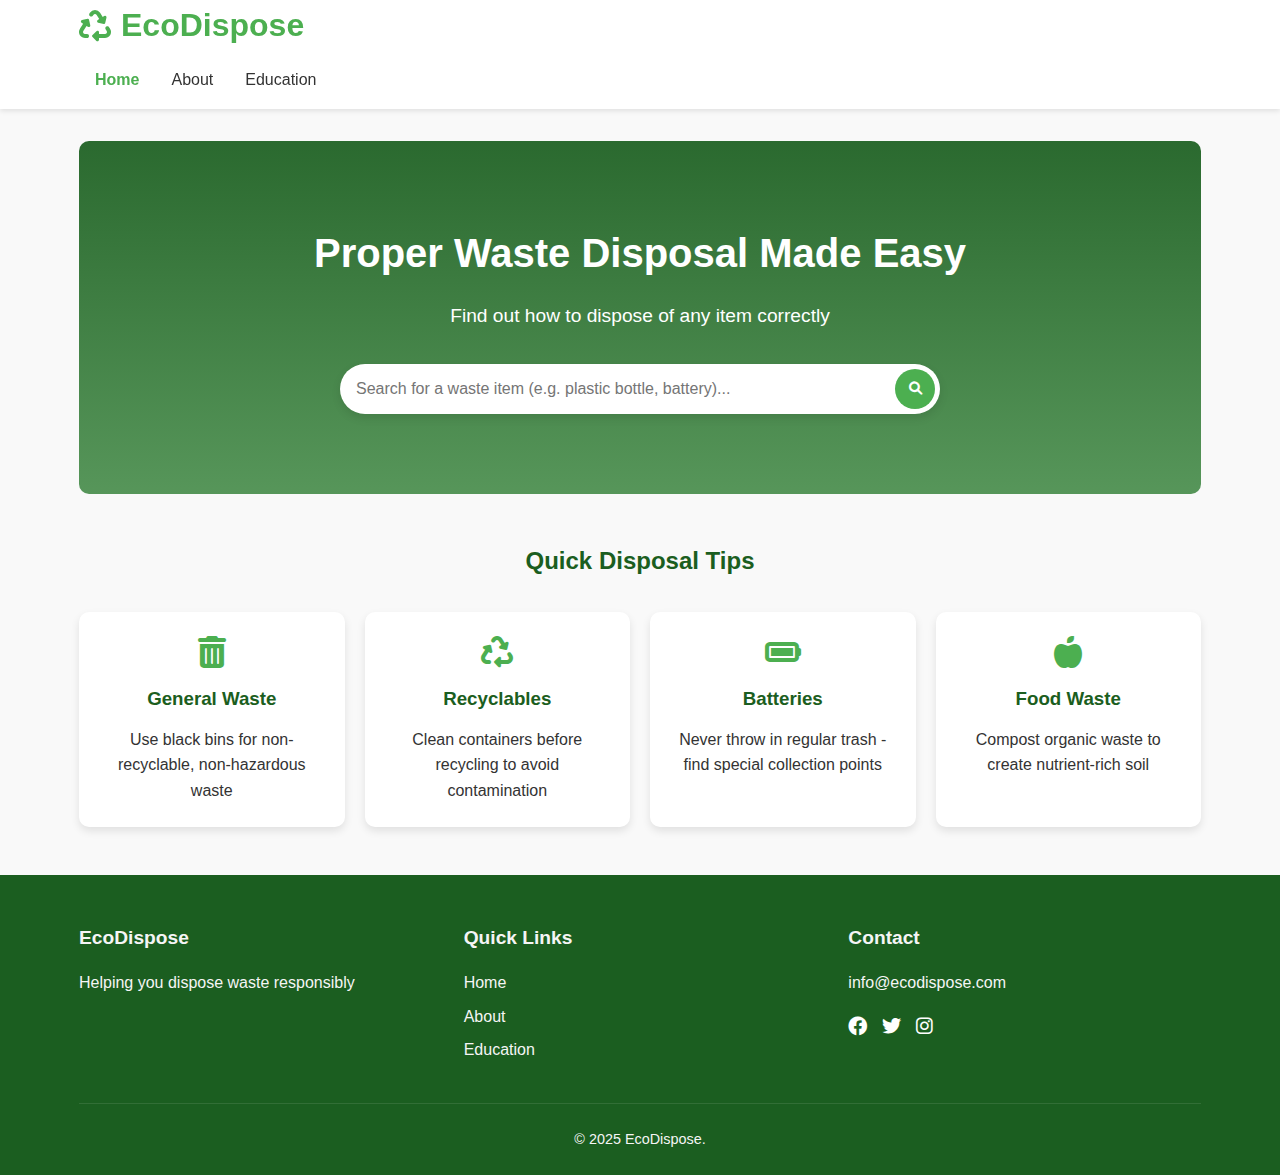
<file: waste-disposal-guide/index.html>
<!DOCTYPE html>
<html lang="en">
<head>
    <meta charset="UTF-8">
    <meta name="viewport" content="width=device-width, initial-scale=1.0">
    <title>EcoDispose - Waste Disposal Guide</title>
    <link rel="stylesheet" href="https://cdnjs.cloudflare.com/ajax/libs/font-awesome/6.0.0-beta3/css/all.min.css">
    <link rel="stylesheet" href="css/style.css">
</head>
<body>
    <header>
        <div class="container">
            <div class="logo">
                <i class="fas fa-recycle"></i>
                <h1>EcoDispose</h1>
            </div>
            <nav>
                <ul>
                    <li><a href="#" class="active">Home</a></li>
                    <li><a href="about.html">About</a></li>
                    <li><a href="education.html">Education</a></li>
                </ul>
            </nav>
            <div class="mobile-menu">
                <i class="fas fa-bars"></i>
            </div>
        </div>
    </header>

    <main class="container">
        <section class="hero">
            <div class="hero-content">
                <h2>Proper Waste Disposal Made Easy</h2>
                <p>Find out how to dispose of any item correctly</p>
            </div>
            <div class="search-container">
                <input type="text" id="search-input" placeholder="Search for a waste item (e.g. plastic bottle, battery)...">
                <button id="search-btn"><i class="fas fa-search"></i></button>
                <div class="suggestions" id="suggestions"></div>
            </div>
        </section>

        <div class="search-results container" id="search-results"></div>

        <section class="quick-tips">
            <h2>Quick Disposal Tips</h2>
            <div class="tips-container">
                <div class="tip-card">
                    <i class="fas fa-trash-alt"></i>
                    <h3>General Waste</h3>
                    <p>Use black bins for non-recyclable, non-hazardous waste</p>
                </div>
                <div class="tip-card">
                    <i class="fas fa-recycle"></i>
                    <h3>Recyclables</h3>
                    <p>Clean containers before recycling to avoid contamination</p>
                </div>
                <div class="tip-card">
                    <i class="fas fa-battery-full"></i>
                    <h3>Batteries</h3>
                    <p>Never throw in regular trash - find special collection points</p>
                </div>
                <div class="tip-card">
                    <i class="fas fa-apple-alt"></i>
                    <h3>Food Waste</h3>
                    <p>Compost organic waste to create nutrient-rich soil</p>
                </div>
            </div>
        </section>
    </main>

    <!-- Waste Item Modal -->
    <div class="modal" id="item-modal">
        <div class="modal-content">
            <span class="close-btn">&times;</span>
            <div class="modal-header">
                <h2 id="modal-title">Item Name</h2>
                <span class="item-category" id="modal-category">Category</span>
            </div>
            <div class="modal-body">
                <div class="modal-info">
                    <div class="info-section">
                        <h3><i class="fas fa-info-circle"></i> Description</h3>
                        <p id="modal-description">Description text</p>
                    </div>
                    <div class="info-section">
                        <h3><i class="fas fa-trash-alt"></i> Disposal Method</h3>
                        <p id="modal-disposal">Disposal method</p>
                        <div class="bin-type">
                            <span>Bin:</span>
                            <div class="bin-color" id="modal-bin-color"></div>
                            <span id="modal-bin-type">Bin type</span>
                        </div>
                        <div class="contact-location">
                            <p><i class="fas fa-phone"></i> <span id="modal-contact">Contact number</span></p>
                            <p><i class="fas fa-map-marker-alt"></i> <span id="modal-location">Location address</span></p>
                        </div>
                    </div>
                    <div class="info-section">
                        <h3><i class="fas fa-lightbulb"></i> Tips</h3>
                        <p id="modal-tips">Tips text</p>
                    </div>
                </div>
            </div>
        </div>
    </div>

    <footer>
        <div class="container">
            <div class="footer-content">
                <div class="footer-section">
                    <h3>EcoDispose</h3>
                    <p>Helping you dispose waste responsibly</p>
                </div>
                <div class="footer-section">
                    <h3>Quick Links</h3>
                    <ul>
                        <li><a href="#">Home</a></li>
                        <li><a href="about.html">About</a></li>
                        <li><a href="education.html">Education</a></li>
                    </ul>
                </div>
                <div class="footer-section">
                    <h3>Contact</h3>
                    <p>info@ecodispose.com</p>
                    <div class="social-icons">
                        <a href="#"><i class="fab fa-facebook"></i></a>
                        <a href="#"><i class="fab fa-twitter"></i></a>
                        <a href="#"><i class="fab fa-instagram"></i></a>
                    </div>
                </div>
            </div>
            <div class="copyright">
                <p>&copy; 2025 EcoDispose.</p>
            </div>
        </div>
    </footer>

    <script src="js/data.js"></script>
    <script src="js/script.js"></script>
</body>
</html>
</file>
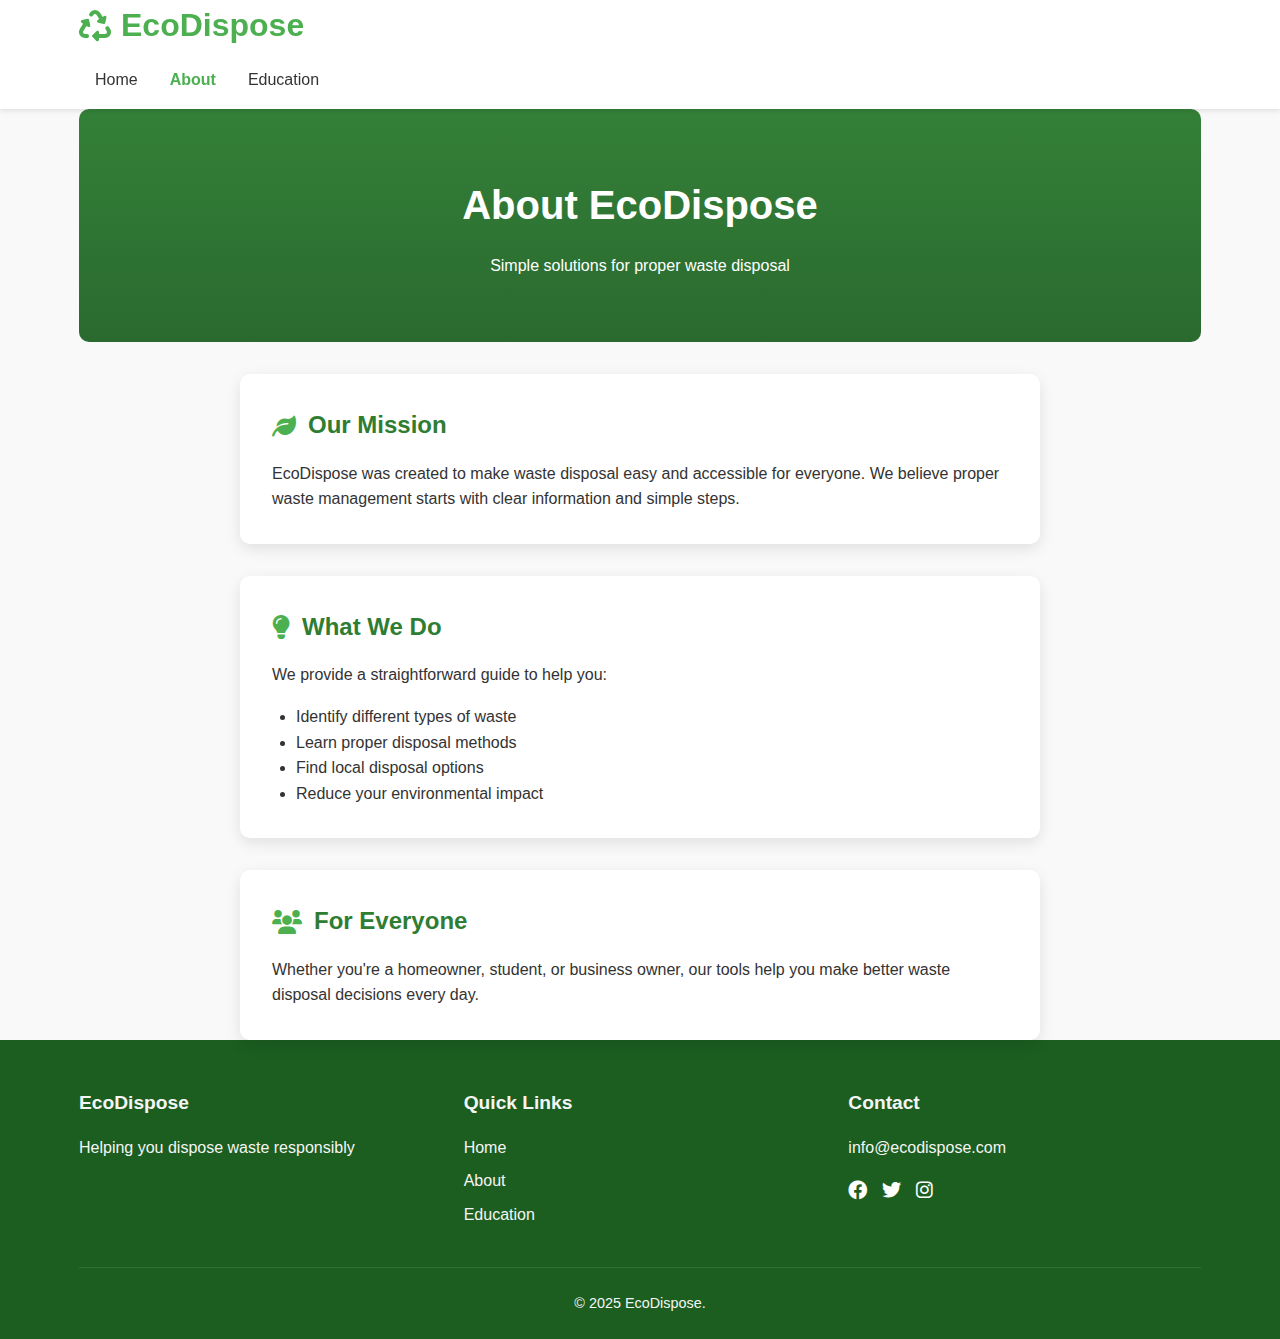
<file: waste-disposal-guide/about.html>
<!DOCTYPE html>
<html lang="en">
<head>
    <meta charset="UTF-8">
    <meta name="viewport" content="width=device-width, initial-scale=1.0">
    <title>About EcoDispose | Waste Disposal Guide</title>
    <link rel="stylesheet" href="https://cdnjs.cloudflare.com/ajax/libs/font-awesome/6.0.0-beta3/css/all.min.css">
    <link rel="stylesheet" href="css/style.css">
    <style>
        /* About Page Specific Styles */
        .about-hero {
            background: linear-gradient(rgba(30, 115, 35, 0.9), rgba(20, 90, 25, 0.9));
            color: white;
            text-align: center;
            padding: 4rem 1rem;
            margin-bottom: 2rem;
            border-radius: 10px;
        }

        .about-hero h1 {
            font-size: 2.5rem;
            margin-bottom: 1rem;
        }

        .about-content {
            display: grid;
            grid-template-columns: 1fr;
            gap: 2rem;
            max-width: 800px;
            margin: 0 auto;
        }

        .about-card {
            background: white;
            border-radius: 10px;
            padding: 2rem;
            box-shadow: 0 5px 15px rgba(0,0,0,0.1);
        }

        .about-card h2 {
            color: #2E7D32;
            margin-bottom: 1rem;
            display: flex;
            align-items: center;
            gap: 12px;
        }

        .about-card h2 i {
            color: #4CAF50;
        }

        @media (max-width: 768px) {
            .about-hero h1 {
                font-size: 2rem;
            }
            
            .about-card {
                padding: 1.5rem;
            }
        }
    </style>
</head>
<body>
    <header>
        <div class="container">
            <div class="logo">
                <i class="fas fa-recycle"></i>
                <h1>EcoDispose</h1>
            </div>
            <nav>
                <ul>
                    <li><a href="index.html">Home</a></li>
                    <li><a href="about.html" class="active">About</a></li>
                    <li><a href="education.html">Education</a></li>
                </ul>
            </nav>
            <div class="mobile-menu">
                <i class="fas fa-bars"></i>
            </div>
        </div>
    </header>

    <main class="container">
        <section class="about-hero">
            <h1>About EcoDispose</h1>
            <p>Simple solutions for proper waste disposal</p>
        </section>

        <div class="about-content">
            <div class="about-card">
                <h2><i class="fas fa-leaf"></i> Our Mission</h2>
                <p>EcoDispose was created to make waste disposal easy and accessible for everyone. We believe proper waste management starts with clear information and simple steps.</p>
            </div>

            <div class="about-card">
                <h2><i class="fas fa-lightbulb"></i> What We Do</h2>
                <p>We provide a straightforward guide to help you:</p>
                <ul style="margin-top: 1rem; padding-left: 1.5rem;">
                    <li>Identify different types of waste</li>
                    <li>Learn proper disposal methods</li>
                    <li>Find local disposal options</li>
                    <li>Reduce your environmental impact</li>
                </ul>
            </div>

            <div class="about-card">
                <h2><i class="fas fa-users"></i> For Everyone</h2>
                <p>Whether you're a homeowner, student, or business owner, our tools help you make better waste disposal decisions every day.</p>
            </div>
        </div>
    </main>

    <footer>
        <div class="container">
            <div class="footer-content">
                <div class="footer-section">
                    <h3>EcoDispose</h3>
                    <p>Helping you dispose waste responsibly</p>
                </div>
                <div class="footer-section">
                    <h3>Quick Links</h3>
                    <ul>
                        <li><a href="index.html">Home</a></li>
                        <li><a href="about.html">About</a></li>
                        <li><a href="education.html">Education</a></li>
                    </ul>
                </div>
                <div class="footer-section">
                    <h3>Contact</h3>
                    <p>info@ecodispose.com</p>
                    <div class="social-icons">
                        <a href="#"><i class="fab fa-facebook"></i></a>
                        <a href="#"><i class="fab fa-twitter"></i></a>
                        <a href="#"><i class="fab fa-instagram"></i></a>
                    </div>
                </div>
            </div>
            <div class="copyright">
                <p>&copy; 2025 EcoDispose.</p>
            </div>
        </div>
    </footer>

    <script src="js/script.js"></script>
</body>
</html>
</file>
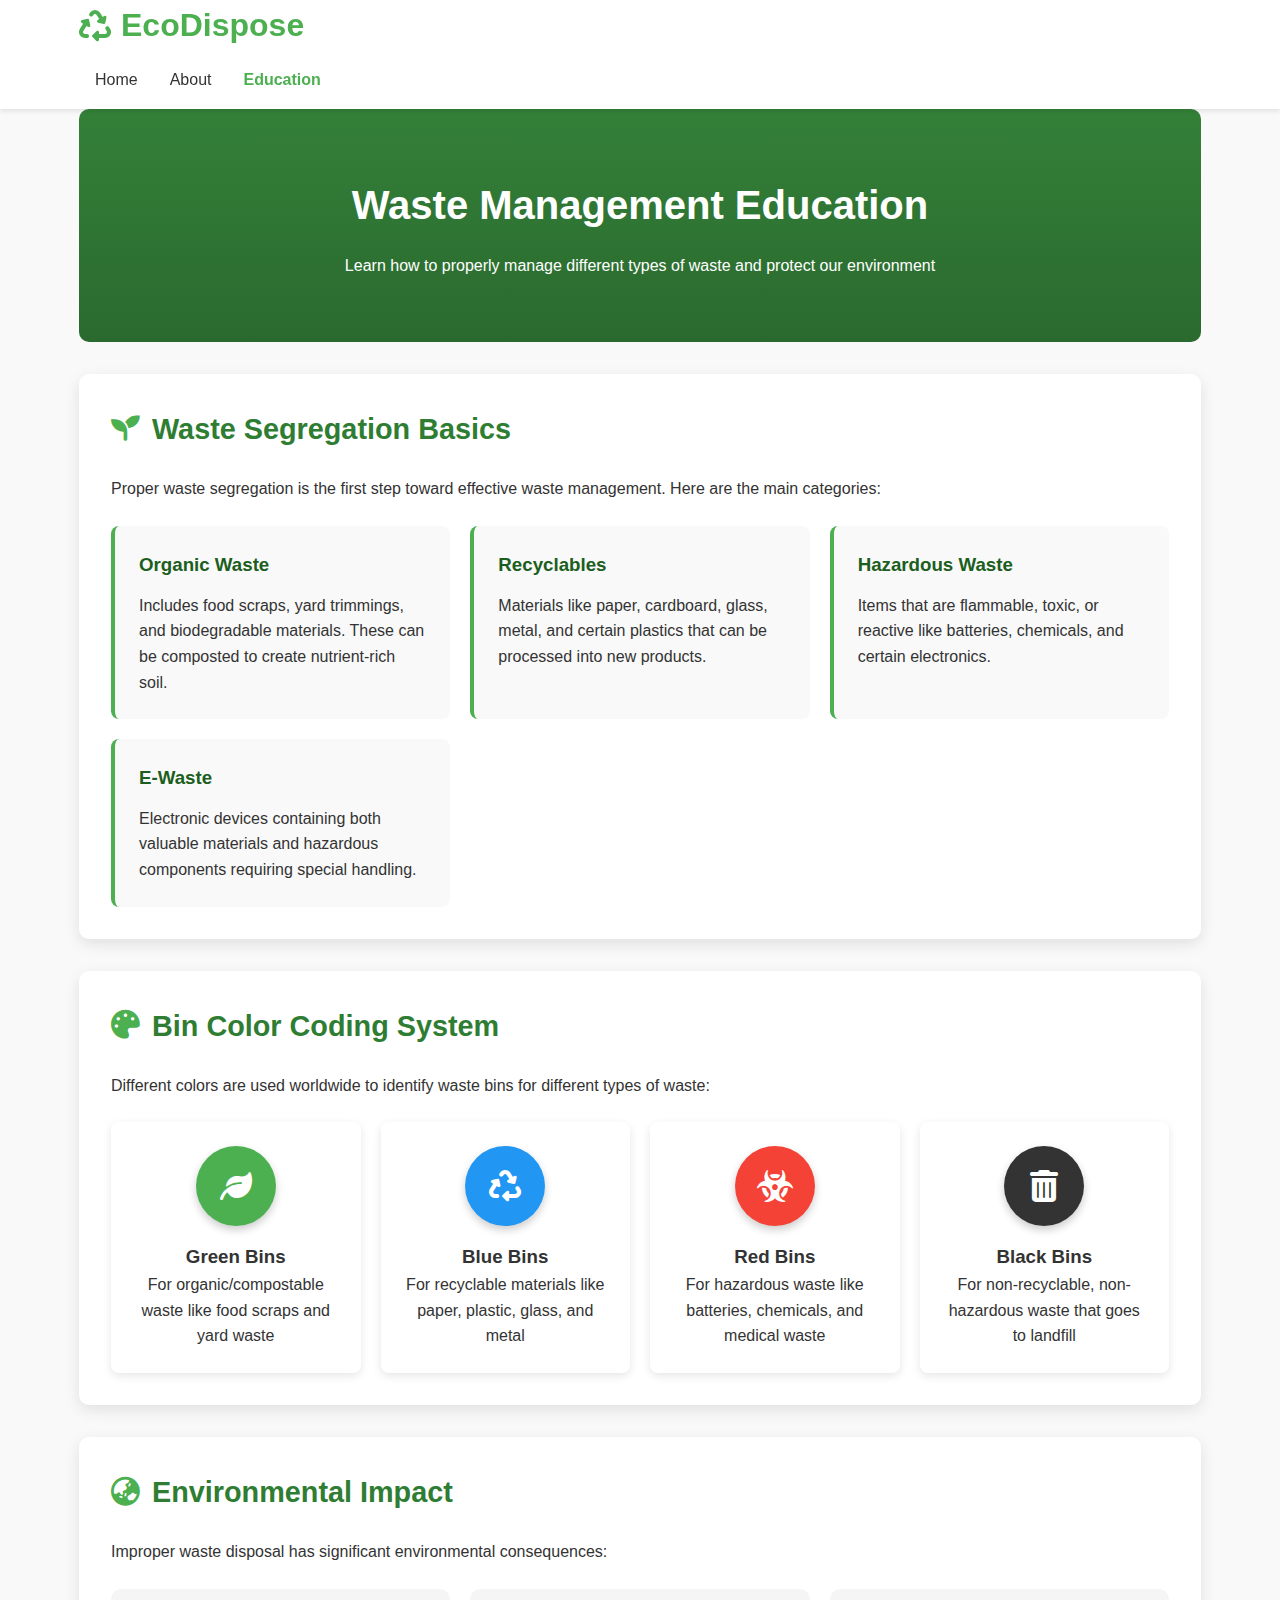
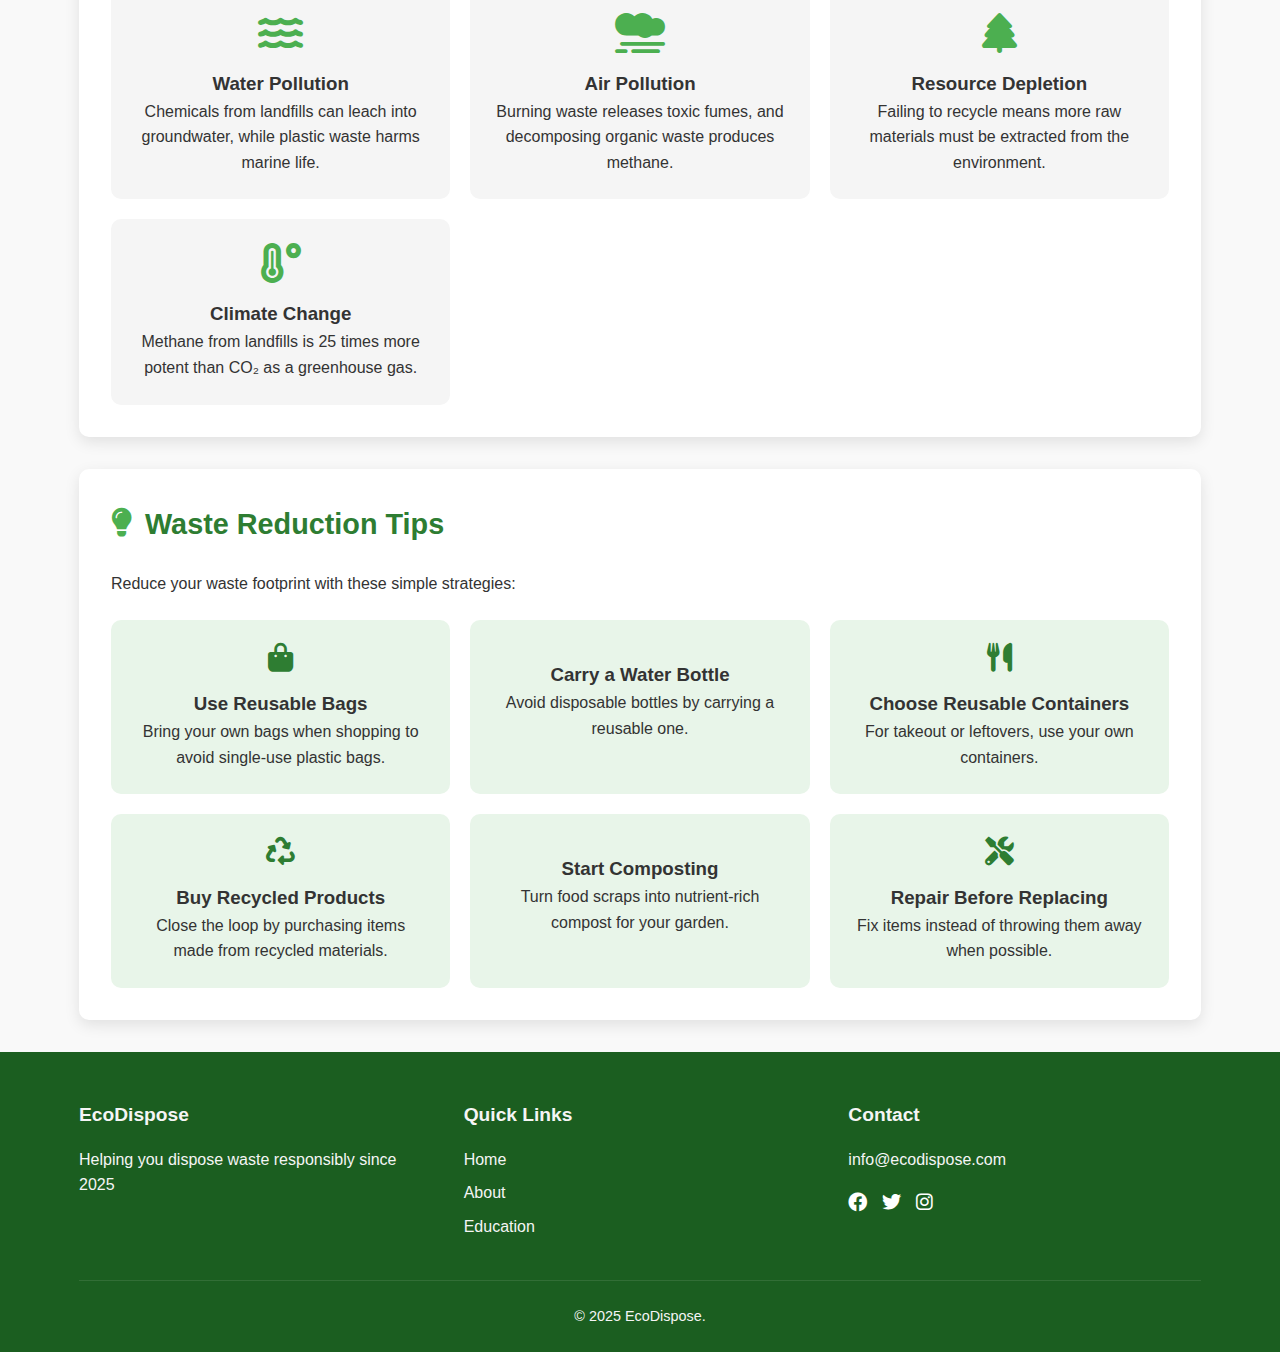
<file: waste-disposal-guide/education.html>
<!DOCTYPE html>
<html lang="en">
<head>
    <meta charset="UTF-8">
    <meta name="viewport" content="width=device-width, initial-scale=1.0">
    <title>Waste Education | EcoDispose</title>
    <link rel="stylesheet" href="https://cdnjs.cloudflare.com/ajax/libs/font-awesome/6.0.0-beta3/css/all.min.css">
    <link rel="stylesheet" href="css/style.css">
    <style>
        /* Education Page Specific Styles */
        .education-hero {
            background: linear-gradient(rgba(30, 115, 35, 0.9), rgba(20, 90, 25, 0.9));
            color: white;
            text-align: center;
            padding: 4rem 1rem;
            margin-bottom: 2rem;
            border-radius: 10px;
        }

        .education-hero h1 {
            font-size: 2.5rem;
            margin-bottom: 1rem;
        }

        .education-card {
            background: white;
            border-radius: 10px;
            padding: 2rem;
            margin-bottom: 2rem;
            box-shadow: 0 5px 15px rgba(0,0,0,0.1);
            transition: transform 0.3s ease;
        }

        .education-card:hover {
            transform: translateY(-5px);
        }

        .education-card h2 {
            color: #2E7D32;
            margin-bottom: 1.5rem;
            display: flex;
            align-items: center;
            gap: 12px;
            font-size: 1.8rem;
        }

        .education-card h2 i {
            color: #4CAF50;
        }

        .info-grid {
            display: grid;
            grid-template-columns: repeat(auto-fit, minmax(250px, 1fr));
            gap: 20px;
            margin-top: 1.5rem;
        }

        .info-item {
            background: #f9f9f9;
            padding: 1.5rem;
            border-radius: 8px;
            border-left: 4px solid #4CAF50;
        }

        .info-item h3 {
            color: #1B5E20;
            margin-bottom: 0.8rem;
        }

        .color-system {
            display: grid;
            grid-template-columns: repeat(auto-fit, minmax(200px, 1fr));
            gap: 20px;
            margin-top: 1.5rem;
        }

        .color-item {
            text-align: center;
            padding: 1.5rem;
            border-radius: 8px;
            background: white;
            box-shadow: 0 3px 10px rgba(0,0,0,0.1);
        }

        .color-sample {
            width: 80px;
            height: 80px;
            border-radius: 50%;
            margin: 0 auto 1rem;
            display: flex;
            align-items: center;
            justify-content: center;
            color: white;
            font-size: 2rem;
            box-shadow: 0 4px 8px rgba(0,0,0,0.2);
        }

        .impact-grid {
            display: grid;
            grid-template-columns: repeat(auto-fit, minmax(250px, 1fr));
            gap: 20px;
            margin-top: 1.5rem;
        }

        .impact-item {
            text-align: center;
            padding: 1.5rem;
            background: #f5f5f5;
            border-radius: 10px;
            transition: all 0.3s ease;
        }

        .impact-item:hover {
            background: #e8f5e9;
            transform: scale(1.03);
        }

        .impact-item i {
            font-size: 2.5rem;
            color: #4CAF50;
            margin-bottom: 1rem;
        }

        .tips-list {
            display: grid;
            grid-template-columns: repeat(auto-fit, minmax(250px, 1fr));
            gap: 20px;
            margin-top: 1.5rem;
        }

        .tip {
            padding: 1.5rem;
            background: #e8f5e9;
            border-radius: 10px;
            display: flex;
            flex-direction: column;
            align-items: center;
            text-align: center;
            transition: all 0.3s ease;
        }

        .tip:hover {
            background: #c8e6c9;
        }

        .tip i {
            font-size: 1.8rem;
            color: #2E7D32;
            margin-bottom: 1rem;
        }

        @media (max-width: 768px) {
            .education-hero h1 {
                font-size: 2rem;
            }
            
            .education-card h2 {
                font-size: 1.5rem;
            }
        }
    </style>
</head>
<body>
    <header>
        <div class="container">
            <div class="logo">
                <i class="fas fa-recycle"></i>
                <h1>EcoDispose</h1>
            </div>
            <nav>
                <ul>
                    <li><a href="index.html">Home</a></li>
                    <li><a href="about.html">About</a></li>
                    <li><a href="education.html" class="active">Education</a></li>
                </ul>
            </nav>
            <div class="mobile-menu">
                <i class="fas fa-bars"></i>
            </div>
        </div>
    </header>

    <main class="container">
        <section class="education-hero">
            <h1>Waste Management Education</h1>
            <p>Learn how to properly manage different types of waste and protect our environment</p>
        </section>

        <article class="education-card">
            <h2><i class="fas fa-seedling"></i> Waste Segregation Basics</h2>
            <p>Proper waste segregation is the first step toward effective waste management. Here are the main categories:</p>
            
            <div class="info-grid">
                <div class="info-item">
                    <h3>Organic Waste</h3>
                    <p>Includes food scraps, yard trimmings, and biodegradable materials. These can be composted to create nutrient-rich soil.</p>
                </div>
                <div class="info-item">
                    <h3>Recyclables</h3>
                    <p>Materials like paper, cardboard, glass, metal, and certain plastics that can be processed into new products.</p>
                </div>
                <div class="info-item">
                    <h3>Hazardous Waste</h3>
                    <p>Items that are flammable, toxic, or reactive like batteries, chemicals, and certain electronics.</p>
                </div>
                <div class="info-item">
                    <h3>E-Waste</h3>
                    <p>Electronic devices containing both valuable materials and hazardous components requiring special handling.</p>
                </div>
            </div>
        </article>

        <article class="education-card">
            <h2><i class="fas fa-palette"></i> Bin Color Coding System</h2>
            <p>Different colors are used worldwide to identify waste bins for different types of waste:</p>
            
            <div class="color-system">
                <div class="color-item">
                    <div class="color-sample" style="background: #4CAF50;">
                        <i class="fas fa-leaf"></i>
                    </div>
                    <h3>Green Bins</h3>
                    <p>For organic/compostable waste like food scraps and yard waste</p>
                </div>
                <div class="color-item">
                    <div class="color-sample" style="background: #2196F3;">
                        <i class="fas fa-recycle"></i>
                    </div>
                    <h3>Blue Bins</h3>
                    <p>For recyclable materials like paper, plastic, glass, and metal</p>
                </div>
                <div class="color-item">
                    <div class="color-sample" style="background: #F44336;">
                        <i class="fas fa-biohazard"></i>
                    </div>
                    <h3>Red Bins</h3>
                    <p>For hazardous waste like batteries, chemicals, and medical waste</p>
                </div>
                <div class="color-item">
                    <div class="color-sample" style="background: #333;">
                        <i class="fas fa-trash-alt"></i>
                    </div>
                    <h3>Black Bins</h3>
                    <p>For non-recyclable, non-hazardous waste that goes to landfill</p>
                </div>
            </div>
        </article>

        <article class="education-card">
            <h2><i class="fas fa-globe-asia"></i> Environmental Impact</h2>
            <p>Improper waste disposal has significant environmental consequences:</p>
            
            <div class="impact-grid">
                <div class="impact-item">
                    <i class="fas fa-water"></i>
                    <h3>Water Pollution</h3>
                    <p>Chemicals from landfills can leach into groundwater, while plastic waste harms marine life.</p>
                </div>
                <div class="impact-item">
                    <i class="fas fa-smog"></i>
                    <h3>Air Pollution</h3>
                    <p>Burning waste releases toxic fumes, and decomposing organic waste produces methane.</p>
                </div>
                <div class="impact-item">
                    <i class="fas fa-tree"></i>
                    <h3>Resource Depletion</h3>
                    <p>Failing to recycle means more raw materials must be extracted from the environment.</p>
                </div>
                <div class="impact-item">
                    <i class="fas fa-temperature-high"></i>
                    <h3>Climate Change</h3>
                    <p>Methane from landfills is 25 times more potent than CO₂ as a greenhouse gas.</p>
                </div>
            </div>
        </article>

        <article class="education-card">
            <h2><i class="fas fa-lightbulb"></i> Waste Reduction Tips</h2>
            <p>Reduce your waste footprint with these simple strategies:</p>
            
            <div class="tips-list">
                <div class="tip">
                    <i class="fas fa-shopping-bag"></i>
                    <h3>Use Reusable Bags</h3>
                    <p>Bring your own bags when shopping to avoid single-use plastic bags.</p>
                </div>
                <div class="tip">
                    <i class="fas fa-bottle-water"></i>
                    <h3>Carry a Water Bottle</h3>
                    <p>Avoid disposable bottles by carrying a reusable one.</p>
                </div>
                <div class="tip">
                    <i class="fas fa-utensils"></i>
                    <h3>Choose Reusable Containers</h3>
                    <p>For takeout or leftovers, use your own containers.</p>
                </div>
                <div class="tip">
                    <i class="fas fa-recycle"></i>
                    <h3>Buy Recycled Products</h3>
                    <p>Close the loop by purchasing items made from recycled materials.</p>
                </div>
                <div class="tip">
                    <i class="fas fa-compost"></i>
                    <h3>Start Composting</h3>
                    <p>Turn food scraps into nutrient-rich compost for your garden.</p>
                </div>
                <div class="tip">
                    <i class="fas fa-tools"></i>
                    <h3>Repair Before Replacing</h3>
                    <p>Fix items instead of throwing them away when possible.</p>
                </div>
            </div>
        </article>
    </main>

    <footer>
        <div class="container">
            <div class="footer-content">
                <div class="footer-section">
                    <h3>EcoDispose</h3>
                    <p>Helping you dispose waste responsibly since 2025</p>
                </div>
                <div class="footer-section">
                    <h3>Quick Links</h3>
                    <ul>
                        <li><a href="index.html">Home</a></li>
                        <li><a href="about.html">About</a></li>
                        <li><a href="education.html">Education</a></li>
                    </ul>
                </div>
                <div class="footer-section">
                    <h3>Contact</h3>
                    <p>info@ecodispose.com</p>
                    <div class="social-icons">
                        <a href="#"><i class="fab fa-facebook"></i></a>
                        <a href="#"><i class="fab fa-twitter"></i></a>
                        <a href="#"><i class="fab fa-instagram"></i></a>
                    </div>
                </div>
            </div>
            <div class="copyright">
                <p>&copy; 2025 EcoDispose.</p>
            </div>
        </div>
    </footer>

    <script src="js/script.js"></script>
</body>
</html>
</file>
<file: waste-disposal-guide/css/style.css>
/* Global Styles */
:root {
    --primary-color: #4CAF50;
    --secondary-color: #2E7D32;
    --accent-color: #8BC34A;
    --dark-color: #1B5E20;
    --light-color: #C8E6C9;
    --danger-color: #F44336;
    --warning-color: #FFC107;
    --info-color: #2196F3;
    --text-color: #333;
    --light-text: #f5f5f5;
    --bg-color: #f9f9f9;
    --card-shadow: 0 4px 8px rgba(0,0,0,0.1);
}

* {
    margin: 0;
    padding: 0;
    box-sizing: border-box;
}

body {
    font-family: 'Segoe UI', Tahoma, Geneva, Verdana, sans-serif;
    line-height: 1.6;
    color: var(--text-color);
    background-color: var(--bg-color);
}

.container {
    width: 90%;
    max-width: 1200px;
    margin: 0 auto;
    padding: 0 15px;
}

/* Header Styles */
header {
    background-color: white;
    box-shadow: 0 2px 5px rgba(0,0,0,0.1);
    position: sticky;
    top: 0;
    z-index: 100;
}

.logo {
    display: flex;
    align-items: center;
    gap: 10px;
    color: var(--primary-color);
}

.logo i {
    font-size: 2rem;
}

nav ul {
    display: flex;
    list-style: none;
}

nav a {
    text-decoration: none;
    color: var(--text-color);
    padding: 1rem;
    display: block;
    transition: all 0.3s ease;
}

nav a:hover, nav a.active {
    color: var(--primary-color);
    font-weight: 600;
}

.mobile-menu {
    display: none;
    font-size: 1.5rem;
    cursor: pointer;
}

/* Hero Section */
.hero {
    background: linear-gradient(rgba(20, 90, 25, 0.9), rgba(46, 125, 50, 0.8));
    color: white;
    text-align: center;
    padding: 5rem 1rem;
    border-radius: 10px;
    margin: 2rem 0;
}

.hero h2 {
    font-size: 2.5rem;
    margin-bottom: 1rem;
}

.hero p {
    font-size: 1.2rem;
    margin-bottom: 2rem;
}

.search-container {
    position: relative;
    max-width: 600px;
    margin: 0 auto;
}

#search-input {
    width: 100%;
    padding: 1rem;
    border: none;
    border-radius: 50px;
    font-size: 1rem;
    box-shadow: 0 4px 10px rgba(0,0,0,0.1);
}

#search-btn {
    position: absolute;
    right: 5px;
    top: 5px;
    background: var(--primary-color);
    color: white;
    border: none;
    border-radius: 50%;
    width: 40px;
    height: 40px;
    cursor: pointer;
    transition: all 0.3s ease;
}

#search-btn:hover {
    background: var(--dark-color);
}

.suggestions {
    position: absolute;
    width: 100%;
    background: white;
    border-radius: 0 0 10px 10px;
    max-height: 300px;
    overflow-y: auto;
    display: none;
    z-index: 10;
    box-shadow: 0 4px 10px rgba(0,0,0,0.1);
}

.suggestions.show {
    display: block;
}

.suggestion-item {
    padding: 0.8rem 1rem;
    cursor: pointer;
    transition: all 0.2s ease;
}

.suggestion-item:hover {
    background: var(--light-color);
}

/* Search Results */
.search-results {
    margin: 2rem 0;
    display: none;
}

.search-results h2 {
    margin-bottom: 1rem;
    color: var(--dark-color);
}

.no-results {
    text-align: center;
    padding: 2rem;
    background: white;
    border-radius: 10px;
    box-shadow: var(--card-shadow);
}

.no-results i {
    font-size: 3rem;
    color: #ccc;
    margin-bottom: 1rem;
}

.waste-items {
    display: grid;
    grid-template-columns: repeat(auto-fill, minmax(250px, 1fr));
    gap: 20px;
    margin-top: 1.5rem;
}

.waste-card {
    background: white;
    border-radius: 10px;
    padding: 1.5rem;
    box-shadow: var(--card-shadow);
    transition: transform 0.3s ease;
}

.waste-card:hover {
    transform: translateY(-5px);
}

.waste-info {
    display: flex;
    flex-direction: column;
    gap: 0.8rem;
}

.waste-category {
    display: inline-block;
    padding: 0.3rem 0.8rem;
    border-radius: 50px;
    font-size: 0.8rem;
    font-weight: 600;
}

.category-organic {
    background: #C8E6C9;
    color: #2E7D32;
}

.category-recyclable {
    background: #BBDEFB;
    color: #0D47A1;
}

.category-hazardous {
    background: #FFCDD2;
    color: #B71C1C;
}

.category-e-waste {
    background: #E1BEE7;
    color: #4A148C;
}

.category-other {
    background: #CFD8DC;
    color: #263238;
}

.waste-info h3 {
    color: var(--dark-color);
}

.bin-type {
    display: flex;
    align-items: center;
    gap: 8px;
    font-size: 0.9rem;
}

.bin-color {
    width: 20px;
    height: 20px;
    border-radius: 50%;
    border: 1px solid #ddd;
}

.color-blue {
    background: #2196F3;
}

.color-green {
    background: #4CAF50;
}

.color-red {
    background: #F44336;
}

.color-black {
    background: #333;
}

.color-brown {
    background: #795548;
}

.details-btn {
    background: var(--primary-color);
    color: white;
    border: none;
    padding: 0.5rem 1rem;
    border-radius: 5px;
    cursor: pointer;
    transition: all 0.3s ease;
    align-self: flex-start;
    margin-top: 0.5rem;
}

.details-btn:hover {
    background: var(--dark-color);
}

/* Quick Tips Section */
.quick-tips {
    margin: 3rem 0;
}

.quick-tips h2 {
    text-align: center;
    margin-bottom: 2rem;
    color: var(--dark-color);
}

.tips-container {
    display: grid;
    grid-template-columns: repeat(auto-fill, minmax(250px, 1fr));
    gap: 20px;
}

.tip-card {
    background: white;
    padding: 1.5rem;
    border-radius: 10px;
    box-shadow: var(--card-shadow);
    text-align: center;
    transition: transform 0.3s ease;
}

.tip-card:hover {
    transform: translateY(-5px);
}

.tip-card i {
    font-size: 2rem;
    color: var(--primary-color);
    margin-bottom: 1rem;
}

.tip-card h3 {
    margin-bottom: 0.8rem;
    color: var(--dark-color);
}

/* Modal Styles */
.modal {
    display: none;
    position: fixed;
    z-index: 1000;
    left: 0;
    top: 0;
    width: 100%;
    height: 100%;
    overflow: auto;
    background-color: rgba(0,0,0,0.8);
}

.modal-content {
    background-color: white;
    margin: 5% auto;
    padding: 2rem;
    border-radius: 10px;
    width: 90%;
    max-width: 800px;
    max-height: 80vh;
    overflow-y: auto;
    box-shadow: 0 5px 15px rgba(0,0,0,0.3);
    position: relative;
}

.close-btn {
    position: absolute;
    right: 1.5rem;
    top: 1.5rem;
    font-size: 1.8rem;
    color: #aaa;
    cursor: pointer;
    transition: all 0.3s;
}

.close-btn:hover {
    color: var(--dark-color);
}

.modal-header {
    margin-bottom: 1.5rem;
    padding-bottom: 1rem;
    border-bottom: 1px solid #eee;
}

.modal-header h2 {
    color: var(--dark-color);
    display: inline-block;
    margin-right: 1rem;
}

.item-category {
    padding: 0.3rem 0.8rem;
    border-radius: 50px;
    font-size: 0.9rem;
    font-weight: 600;
}

.modal-body {
    display: flex;
    flex-direction: column;
    gap: 1.5rem;
}

.modal-info {
    display: flex;
    flex-direction: column;
    gap: 1.5rem;
}

.info-section h3 {
    color: var(--dark-color);
    margin-bottom: 0.5rem;
    display: flex;
    align-items: center;
    gap: 8px;
}

.info-section h3 i {
    color: var(--primary-color);
}

.contact-location {
    margin-top: 1rem;
    background: #f5f5f5;
    padding: 1rem;
    border-radius: 8px;
}

.contact-location p {
    display: flex;
    align-items: center;
    gap: 8px;
    margin-bottom: 0.5rem;
}

.contact-location i {
    color: var(--primary-color);
    width: 20px;
    text-align: center;
}

/* Footer Styles */
footer {
    background: var(--dark-color);
    color: var(--light-text);
    padding: 3rem 0 0;
}

.footer-content {
    display: grid;
    grid-template-columns: repeat(auto-fit, minmax(250px, 1fr));
    gap: 2rem;
    margin-bottom: 2rem;
}

.footer-section h3 {
    margin-bottom: 1rem;
    font-size: 1.2rem;
}

.footer-section ul {
    list-style: none;
}

.footer-section a {
    color: var(--light-text);
    text-decoration: none;
    display: block;
    margin-bottom: 0.5rem;
    transition: all 0.3s ease;
}

.footer-section a:hover {
    color: var(--accent-color);
    padding-left: 5px;
}

.social-icons {
    display: flex;
    gap: 15px;
    margin-top: 1rem;
}

.social-icons a {
    color: white;
    font-size: 1.2rem;
}

.copyright {
    text-align: center;
    padding: 1.5rem 0;
    border-top: 1px solid rgba(255,255,255,0.1);
    font-size: 0.9rem;
}

/* Responsive Styles */
@media (max-width: 768px) {
    nav {
        position: fixed;
        top: 70px;
        left: -100%;
        width: 80%;
        height: calc(100vh - 70px);
        background: white;
        box-shadow: 2px 0 5px rgba(0,0,0,0.1);
        transition: all 0.3s ease;
    }
    
    nav.active {
        left: 0;
    }
    
    nav ul {
        flex-direction: column;
        padding: 1rem;
    }
    
    .mobile-menu {
        display: block;
    }
    
    .hero h2 {
        font-size: 2rem;
    }
    
    .hero p {
        font-size: 1rem;
    }
    
    .modal-content {
        width: 95%;
        margin: 10% auto;
        padding: 1.5rem;
    }
}

@media (min-width: 769px) {
    .modal-body {
        flex-direction: row;
    }
    
    .modal-info {
        width: 100%;
    }
}
</file>
